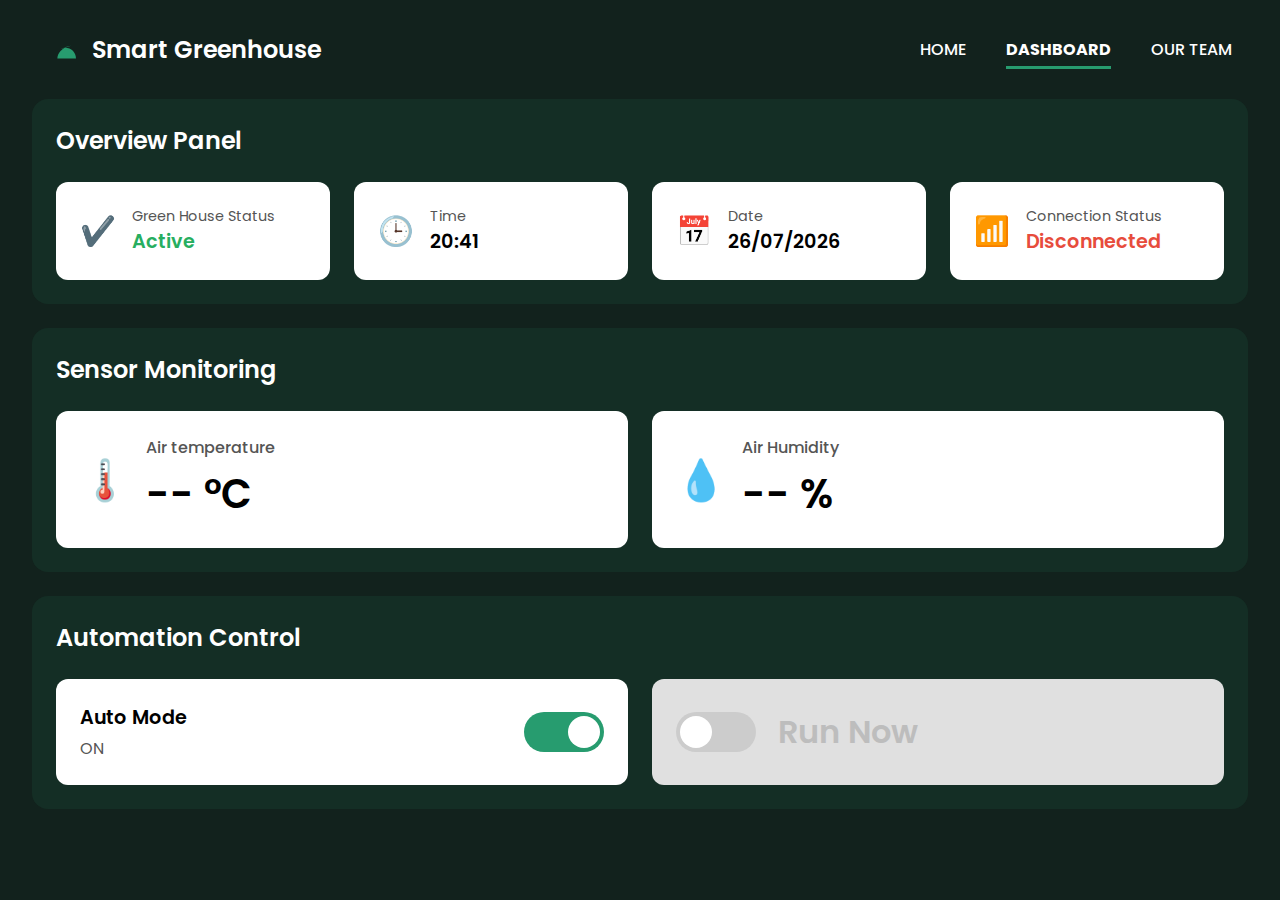
<file: dashboard.html>
<!DOCTYPE html>
<html lang="en">
<head>
    <meta charset="UTF-8">
    <meta name="viewport" content="width=device-width, initial-scale=1.0">
    <title>Smart Greenhouse Dashboard</title>
    <style>
        @import url('https://fonts.googleapis.com/css2?family=Poppins:wght@400;500;600;700&display=swap');

        :root {
            --bg-color-dark: #12221D;
            --primary-color: #279C6F;
            --card-color: #FFFFFF;
            --text-color-light: #FFFFFF;
            --text-color-dark: #000000;
            --font-family: 'Poppins', sans-serif;
            --color-connected: #27AE60;
            --color-disconnected: #E74C3C;
        }

        body {
            font-family: var(--font-family);
            background-color: var(--bg-color-dark);
            color: var(--text-color-light);
            margin: 0;
            padding: 2rem;
            box-sizing: border-box;
        }

        .navbar {
            display: flex;
            justify-content: space-between;
            align-items: center;
            padding: 0 1rem;
            margin-bottom: 2rem;
        }

        .logo {
            display: flex;
            align-items: center;
            font-size: 1.5rem;
            font-weight: 600;
        }

        .logo svg {
            width: 32px;
            height: 32px;
            margin-right: 0.75rem;
            fill: var(--primary-color);
        }

        .nav-links {
            list-style: none;
            display: flex;
            gap: 2.5rem;
            margin: 0;
            padding: 0;
        }

        .nav-links a {
            text-decoration: none;
            color: var(--text-color-light);
            font-weight: 500;
            padding-bottom: 5px;
        }
        
        .nav-links a.active {
            border-bottom: 3px solid var(--primary-color);
            font-weight: 700;
        }

        .dashboard {
            display: grid;
            grid-template-columns: 1fr;
            gap: 1.5rem;
        }

        .panel {
            background: rgba(39, 156, 111, 0.1);
            border-radius: 16px;
            padding: 1.5rem;
        }
        
        .panel-title {
            font-size: 1.5rem;
            font-weight: 600;
            margin: 0 0 1.5rem 0;
            text-align: left;
        }
        
        .card-container {
            display: grid;
            grid-template-columns: repeat(auto-fit, minmax(200px, 1fr));
            gap: 1.5rem;
        }
        
        .card {
            background-color: var(--card-color);
            color: var(--text-color-dark);
            border-radius: 12px;
            padding: 1.5rem;
            text-align: left;
            box-sizing: border-box;
        }

        .overview-card {
            display: flex;
            align-items: center;
            gap: 1rem;
        }

        .overview-card .icon { font-size: 1.8rem; }
        .overview-card .info p { margin: 0; font-size: 0.9rem; color: #555; }
        .overview-card .info h3 { margin: 0; font-size: 1.2rem; font-weight: 600; }
        .overview-card .info .status-active { color: var(--color-connected); }

        .sensor-card {
            display: flex;
            align-items: center;
            gap: 1rem;
        }
        .sensor-card .icon {
            font-size: 2.5rem;
            color: var(--primary-color);
        }
        .sensor-card .details {
            display: flex;
            flex-direction: column;
        }
        .sensor-card h3 { margin: 0 0 0.25rem 0; font-size: 1rem; color: #555; font-weight: 500; }
        .sensor-card .value { font-size: 2.5rem; font-weight: 600; margin: 0; }

        .automation-container {
            display: grid;
            grid-template-columns: repeat(auto-fit, minmax(300px, 1fr));
            gap: 1.5rem;
        }

        .control-card {
            display: flex;
            justify-content: space-between;
            align-items: center;
        }

        .control-card .text h3 { margin: 0 0 0.25rem 0; font-size: 1.2rem; font-weight: 600; }
        .control-card .text p { margin: 0; font-size: 1rem; color: #555; }
        
        .switch { position: relative; display: inline-block; width: 80px; height: 40px; }
        .switch input { display: none; }
        .slider { position: absolute; cursor: pointer; top: 0; left: 0; right: 0; bottom: 0; background-color: #ccc; transition: .4s; border-radius: 40px; }
        .slider:before { position: absolute; content: ""; height: 32px; width: 32px; left: 4px; bottom: 4px; background-color: white; transition: .4s; border-radius: 50%; }
        input:checked + .slider { background-color: var(--primary-color); }
        input:checked + .slider:before { transform: translateX(40px); }
        
        .manual-control { background-color: #E0E0E0; display: flex; align-items: center; justify-content: flex-start; padding-left: 1.5rem; gap: 1rem; }
        .manual-control button { background-color: transparent; border: none; color: #BDBDBD; font-family: var(--font-family); font-size: 2rem; font-weight: 600; cursor: not-allowed; }
    </style>
</head>
<body>

    <header class="navbar">
        <div class="logo">
             <svg viewBox="0 0 24 24" xmlns="http://www.w3.org/2000/svg"><path d="M17.31 8.84c-1.34.07-2.63.4-3.83.95-.54.25-1.07.54-1.58.88-.28.18-.55.38-.82.59-.53.42-1.03.88-1.51 1.36-1.54 1.54-2.47 3.6-2.56 5.72H21c0-4.42-3.58-8-8-8-1.29 0-2.52.31-3.61.87"/></svg>
            <span>Smart Greenhouse</span>
        </div>
        <ul class="nav-links">
            <li><a href="index.html">HOME</a></li>
            <li><a href="#" class="active">DASHBOARD</a></li>
            <li><a href="#">OUR TEAM</a></li>
        </ul>
    </header>

    <main class="dashboard">
        <section class="panel">
            <h2 class="panel-title">Overview Panel</h2>
            <div class="card-container">
                <div class="card overview-card">
                    <div class="icon">✔️</div>
                    <div class="info">
                        <p>Green House Status</p>
                        <h3 class="status-active">Active</h3>
                    </div>
                </div>
                <div class="card overview-card">
                    <div class="icon">🕒</div>
                    <div class="info">
                        <p>Time</p>
                        <h3 id="time-display">--:--</h3>
                    </div>
                </div>
                <div class="card overview-card">
                    <div class="icon">📅</div>
                    <div class="info">
                        <p>Date</p>
                        <h3 id="date-display">--/--/----</h3>
                    </div>
                </div>
                <div class="card overview-card">
                    <div class="icon">📶</div>
                    <div class="info">
                        <p>Connection Status</p>
                        <h3 id="connection-status">Connecting...</h3>
                    </div>
                </div>
            </div>
        </section>

        <section class="panel">
            <h2 class="panel-title">Sensor Monitoring</h2>
            <div class="card-container">
                <div class="card sensor-card">
                    <div class="icon">🌡️</div>
                    <div class="details">
                        <h3>Air temperature</h3>
                        <p class="value" id="temp-value">-- &deg;C</p>
                    </div>
                </div>
                <div class="card sensor-card">
                    <div class="icon">💧</div>
                    <div class="details">
                        <h3>Air Humidity</h3>
                        <p class="value" id="hum-value">-- %</p>
                    </div>
                </div>
            </div>
        </section>

        <section class="panel">
            <h2 class="panel-title">Automation Control</h2>
            <div class="automation-container">
                 <div class="card control-card">
                    <div class="text">
                        <h3>Auto Mode</h3>
                        <p>ON</p>
                    </div>
                    <label class="switch">
                        <input type="checkbox" checked disabled>
                        <span class="slider"></span>
                    </label>
                </div>
                <div class="card manual-control">
                     <label class="switch">
                        <input type="checkbox" disabled>
                        <span class="slider"></span>
                    </label>
                    <button disabled>Run Now</button>
                </div>
            </div>
        </section>
    </main>

  <script>
    // =======================================================================
    // --- DATA THINGSPEAK ANDA ---
    // =======================================================================
    const channelID = "3040742";
    const readApiKey = "YO6R4VABWMKAHYDF";
    // =======================================================================

    const tempElement = document.getElementById("temp-value");
    const humElement = document.getElementById("hum-value");
    const timeElement = document.getElementById("time-display");
    const dateElement = document.getElementById("date-display");
    const connectionElement = document.getElementById("connection-status");

    function setDisconnected() {
        connectionElement.innerText = "Disconnected";
        connectionElement.style.color = "var(--color-disconnected)";
    }

    function fetchData() {
      const url = `https://api.thingspeak.com/channels/${channelID}/feeds.json?api_key=${readApiKey}&results=1`;

      fetch(url)
        .then(response => {
            if (!response.ok) {
                throw new Error('Network response was not ok');
            }
            return response.json();
        })
        .then(data => {
          if (data.feeds && data.feeds.length > 0) {
            const lastEntry = data.feeds[0];
            const temp = parseFloat(lastEntry.field1).toFixed(2);
            const hum = parseFloat(lastEntry.field2).toFixed(2);
            
            const timestamp = new Date(lastEntry.created_at);
            const now = new Date();
            const ageInMinutes = (now - timestamp) / 1000 / 60;

            // Cek apakah data masih baru (kurang dari 2 menit)
            if (ageInMinutes < 2) {
                connectionElement.innerText = "Connected";
                connectionElement.style.color = "var(--color-connected)";
                tempElement.innerHTML = `${temp} &deg;C`;
                humElement.innerText = `${hum} %`;
            } else {
                // Jika data sudah lama, anggap disconnected
                setDisconnected();
            }
          } else {
            // Jika tidak ada data sama sekali
            setDisconnected();
          }
        })
        .catch(error => {
          console.error("Gagal mengambil data:", error);
          setDisconnected();
        });
    }

    function updateTime() {
        const now = new Date();
        const hours = String(now.getHours()).padStart(2, '0');
        const minutes = String(now.getMinutes()).padStart(2, '0');
        const day = String(now.getDate()).padStart(2, '0');
        const month = String(now.getMonth() + 1).padStart(2, '0');
        const year = now.getFullYear();

        timeElement.innerText = `${hours}:${minutes}`;
        dateElement.innerText = `${day}/${month}/${year}`;
    }

    // Panggil fungsi saat halaman dimuat
    fetchData();
    updateTime();

    // Atur interval pembaruan
    setInterval(fetchData, 15000); // Ambil data sensor setiap 15 detik
    setInterval(updateTime, 1000); // Update jam setiap detik
  </script>
</body>
</html>
</file>
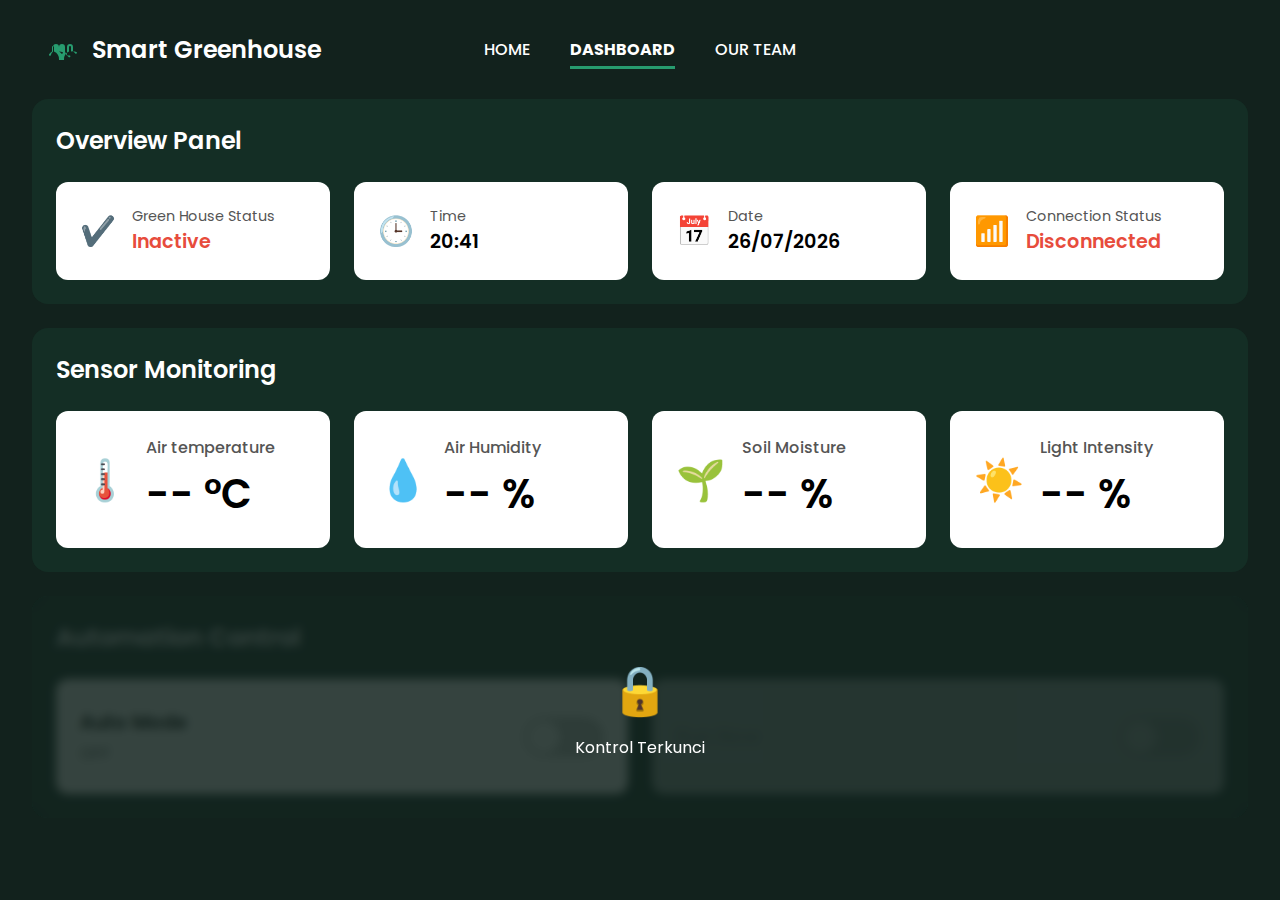
<file: web/index2.html>
<!DOCTYPE html>
<html lang="en">
<head>
    <meta charset="UTF-8">
    <meta name="viewport" content="width=device-width, initial-scale=1.0">
    <title>Smart Greenhouse Dashboard</title>

    <meta http-equiv="Content-Security-Policy" content="script-src 'self' 'unsafe-inline' https://fonts.googleapis.com;">

    <link rel="stylesheet" href="stylenya.css">
</head>
<body>

    <header class="navbar">
        <div class="logo">
            <svg fill="var(--primary-color)" width="32px" height="32px" viewBox="0 0 32 32" xmlns="http://www.w3.org/2000/svg"><path d="M23,17.477V13a1,1,0,0,0-2,0v4.477a8.468,8.468,0,0,0-5,7.974V26H11V25.451a8.468,8.468,0,0,0-5-7.974V13a1,1,0,0,0-2,0v4.477a8.468,8.468,0,0,0-2.9,2.839,1,1,0,1,0,1.732,1A6.449,6.449,0,0,1,5,17.523V13a3,3,0,0,1,6,0v4.523a6.449,6.449,0,0,1,2.1,1.709,1,1,0,0,0,1.732-1A8.468,8.468,0,0,0,11,17.477V13a3,3,0,0,1,6,0v4.477a8.468,8.468,0,0,0,3.9,5.653,1,1,0,1,0,1-1.732A6.449,6.449,0,0,1,19,21.314V13a3,3,0,0,1,6,0v4.523a6.449,6.449,0,0,1,2.1,1.709,1,1,0,1,0,1.732-1A8.468,8.468,0,0,0,23,17.477Z"/></svg>
            <span>Smart Greenhouse</span>
        </div>
        <ul class="nav-links">
            <li><a href="index.html">HOME</a></li>
            <li><a href="#" class="active">DASHBOARD</a></li>
            <li><a href="index.html#team">OUR TEAM</a></li>
        </ul>
    </header>

    <main class="dashboard">
        <section class="panel">
            <h2 class="panel-title">Overview Panel</h2>
            <div class="card-container">
                <div class="card overview-card">
                    <div class="icon">✔️</div><div class="info"><p>Green House Status</p><h3 id="greenhouse-status">Connecting...</h3></div>
                </div>
                <div class="card overview-card">
                    <div class="icon">🕒</div><div class="info"><p>Time</p><h3 id="time-display">--:--</h3></div>
                </div>
                <div class="card overview-card">
                    <div class="icon">📅</div><div class="info"><p>Date</p><h3 id="date-display">--/--/----</h3></div>
                </div>
                <div class="card overview-card">
                    <div class="icon">📶</div><div class="info"><p>Connection Status</p><h3 id="connection-status">Connecting...</h3></div>
                </div>
            </div>
        </section>

        <section class="panel">
            <h2 class="panel-title">Sensor Monitoring</h2>
            <div class="card-container">
                <div class="card sensor-card">
                    <div class="icon">🌡️</div><div class="details"><h3>Air temperature</h3><p class="value" id="temp-value">-- &deg;C</p></div>
                </div>
                <div class="card sensor-card">
                    <div class="icon">💧</div><div class="details"><h3>Air Humidity</h3><p class="value" id="hum-value">-- %</p></div>
                </div>
                <div class="card sensor-card">
                    <div class="icon">🌱</div><div class="details"><h3>Soil Moisture</h3><p class="value" id="soil-value">-- %</p></div>
                </div>
                <div class="card sensor-card">
                    <div class="icon">☀️</div><div class="details"><h3>Light Intensity</h3><p class="value" id="light-value">-- %</p></div>
                </div>
            </div>
        </section>

        <section class="panel" id="automation-panel">
            <h2 class="panel-title">Automation Control</h2>
            <div class="panel-overlay" id="automation-overlay">
                <div class="lock-icon">🔒</div>
                <span>Kontrol Terkunci</span>
            </div>
            <div class="automation-container">
                <div class="card control-card">
                    <div class="text"><h3>Auto Mode</h3><p id="auto-mode-status-text">OFF</p></div>
                    <label class="switch"><input type="checkbox" id="auto-mode-toggle"><span class="slider"></span></label>
                </div>
                <div class="card control-card manual-control-card" id="manual-control-card">
                    <h3 class="text" id="manual-control-text">Run Now</h3>
                    <label class="switch"><input type="checkbox" id="relay-status-indicator" disabled><span class="slider"></span></label>
                </div>
            </div>
        </section>
    </main>

    <script src="script.js"></script>
</body>
</html>
</file>
<file: web/stylenya.css>
@import url('https://fonts.googleapis.com/css2?family=Poppins:wght@400;500;600;700&display=swap');

:root {
    --bg-color-dark: #12221D;
    --primary-color: #279C6F;
    --card-color: #FFFFFF;
    --text-color-light: #FFFFFF;
    --text-color-dark: #000000;
    --font-family: 'Poppins', sans-serif;
    --color-connected: #27AE60;
    --color-disconnected: #E74C3C;
    --disabled-color-bg: #E9ECEF;
    --disabled-color-fg: #BDBDBD;
}

body {
    font-family: var(--font-family);
    background-color: var(--bg-color-dark);
    color: var(--text-color-light);
    margin: 0;
    padding: 2rem;
}

.navbar {
    display: flex;
    justify-content: space-between;
    align-items: center;
    padding: 0 1rem;
    margin-bottom: 2rem;
}

.logo {
    display: flex;
    align-items: center;
    font-size: 1.5rem;
    font-weight: 600;
}

.logo svg {
    width: 32px;
    height: 32px;
    margin-right: 0.75rem;
    fill: var(--primary-color);
}

.nav-links {
    list-style: none;
    display: flex;
    gap: 2.5rem;
    margin: 0;
    padding: 0;
  
    position: absolute;
    left: 50%;
    transform: translateX(-50%); /* bener2 ke tengah */
  }

.nav-links a {
    text-decoration: none;
    color: var(--text-color-light);
    font-weight: 500;
    padding-bottom: 5px;
}

.nav-links a.active {
    border-bottom: 3px solid var(--primary-color);
    font-weight: 700;
}

.dashboard {
    display: grid;
    grid-template-columns: 1fr;
    gap: 1.5rem;
}

.panel {
    background: rgba(39, 156, 111, 0.1);
    border-radius: 16px;
    padding: 1.5rem;
    position: relative;
}

.panel-title {
    font-size: 1.5rem;
    font-weight: 600;
    margin: 0 0 1.5rem 0;
    text-align: left;
}

.card-container {
    display: grid;
    grid-template-columns: repeat(auto-fit, minmax(200px, 1fr));
    gap: 1.5rem;
}

.card {
    background-color: var(--card-color);
    color: var(--text-color-dark);
    border-radius: 12px;
    padding: 1.5rem;
    text-align: left;
}

.overview-card,
.sensor-card {
    display: flex;
    align-items: center;
    gap: 1rem;
}

.overview-card .icon {
    font-size: 1.8rem;
}

.overview-card .info p {
    margin: 0;
    font-size: 0.9rem;
    color: #555;
}

.overview-card .info h3 {
    margin: 0;
    font-size: 1.2rem;
    font-weight: 600;
}

.sensor-card .icon {
    font-size: 2.5rem;
    color: var(--primary-color);
}

.sensor-card h3 {
    margin: 0 0 0.25rem 0;
    font-size: 1rem;
    color: #555;
    font-weight: 500;
}

.sensor-card .value {
    font-size: 2.5rem;
    font-weight: 600;
    margin: 0;
}

.automation-container {
    display: grid;
    grid-template-columns: repeat(auto-fit, minmax(300px, 1fr));
    gap: 1.5rem;
}

.control-card {
    display: flex;
    justify-content: space-between;
    align-items: center;
}

.control-card .text h3 {
    margin: 0 0 0.25rem 0;
    font-size: 1.2rem;
    font-weight: 600;
}

.control-card .text p {
    margin: 0;
    font-size: 1rem;
    color: #555;
}

.switch {
    position: relative;
    display: inline-block;
    width: 80px;
    height: 40px;
}

.switch input {
    display: none;
}

.slider {
    position: absolute;
    cursor: pointer;
    top: 0;
    left: 0;
    right: 0;
    bottom: 0;
    background-color: #ccc;
    transition: .4s;
    border-radius: 40px;
}

.slider:before {
    position: absolute;
    content: "";
    height: 32px;
    width: 32px;
    left: 4px;
    bottom: 4px;
    background-color: white;
    transition: .4s;
    border-radius: 50%;
}

input:checked+.slider {
    background-color: var(--primary-color);
}

input:checked+.slider:before {
    transform: translateX(40px);
}

.manual-control-card {
    background-color: var(--disabled-color-bg);
    cursor: not-allowed;
    opacity: 0.6;
    pointer-events: none;
    transition: opacity 0.3s, background-color 0.3s;
}

.manual-control-card.enabled {
    background-color: var(--card-color);
    cursor: pointer;
    opacity: 1;
    pointer-events: auto;
}

.manual-control-card .text {
    color: var(--disabled-color-fg);
    font-size: 1.2rem;
    font-weight: 600;
}

.manual-control-card.enabled .text {
    color: var(--text-color-dark);
}

.manual-control-card.running .text {
    color: var(--primary-color);
}

.status-active {
    color: var(--color-connected);
}

.status-disconnected {
    color: var(--color-disconnected);
}

.panel-overlay {
    position: absolute;
    top: 0;
    left: 0;
    right: 0;
    bottom: 0;
    background-color: rgba(18, 34, 29, 0.85);
    backdrop-filter: blur(5px);
    border-radius: 16px;
    display: flex;
    flex-direction: column;
    justify-content: center;
    align-items: center;
    color: white;
    cursor: pointer;
    z-index: 10;
}

.lock-icon {
    font-size: 3rem;
    margin-bottom: 0.5rem;
}
</file>
